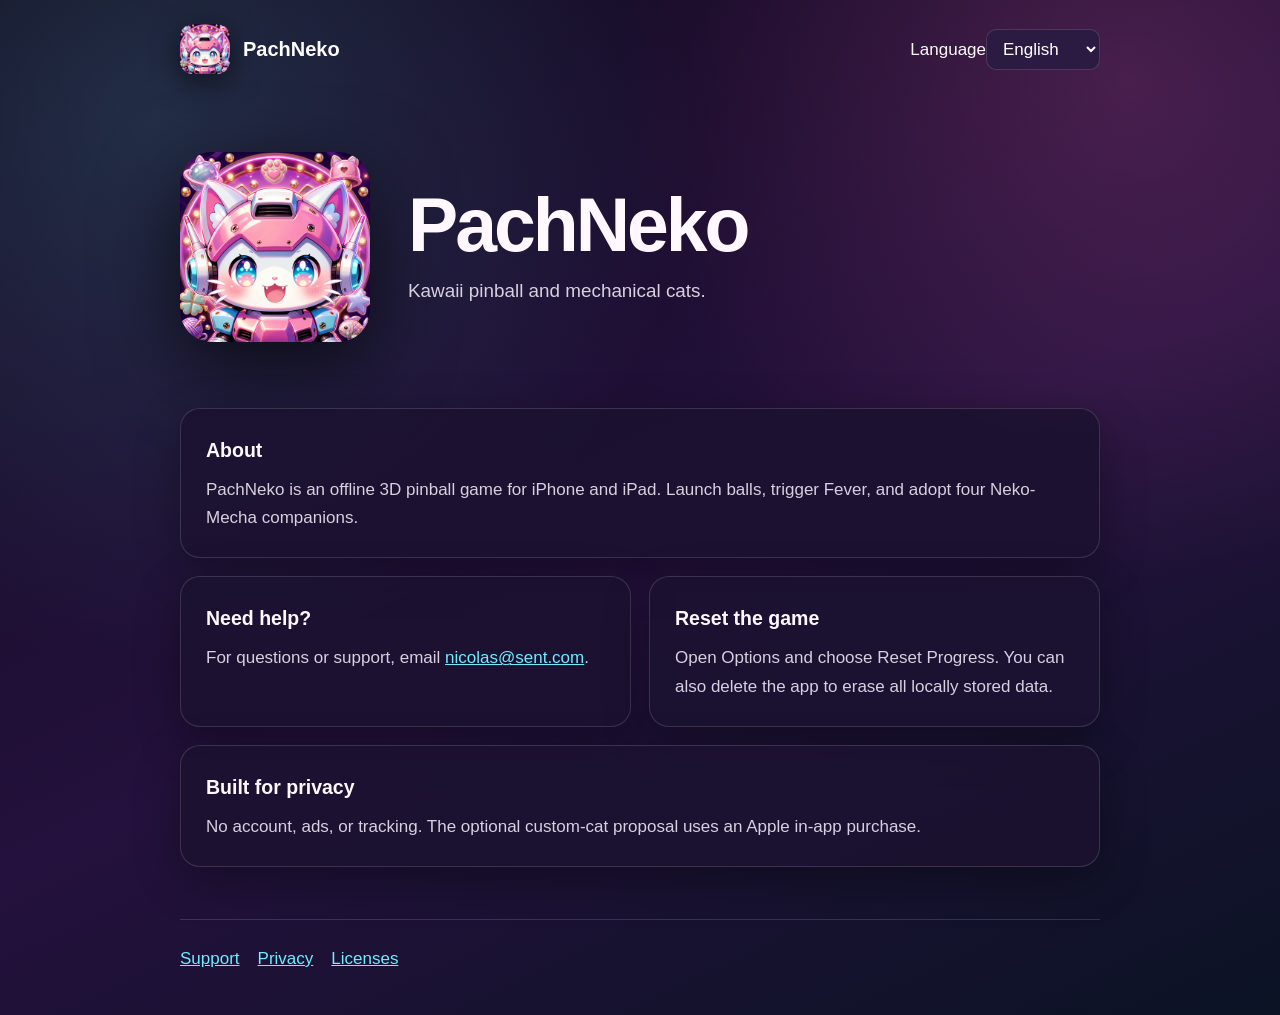
<file: index.html>
<!doctype html>
<html lang="en">
<head>
  <meta charset="utf-8">
  <meta name="viewport" content="width=device-width, initial-scale=1">
  <meta name="description" content="Official support and information for PachNeko on iPhone and iPad.">
  <title>PachNeko — Support</title>
  <link rel="icon" href="icon.png">
  <link rel="stylesheet" href="styles.css">
  <script src="site.js" defer></script>
</head>
<body>
  <div class="shell">
    <header>
      <a class="brand" href="index.html" data-lang-link><img src="icon.png" alt=""><strong>PachNeko</strong></a>
      <label><span class="visually-hidden">Language</span><select id="language" aria-label="Language">
        <option value="fr">Français</option><option value="en">English</option><option value="ja">日本語</option>
        <option value="zh">简体中文</option><option value="es">Español</option><option value="it">Italiano</option><option value="de">Deutsch</option>
      </select></label>
    </header>
    <main>
      <section class="hero"><img src="icon.png" alt="PachNeko"><div><h1>PachNeko</h1><p class="lede" data-i18n="tagline">Kawaii pinball and mechanical cats.</p></div></section>
      <section class="grid">
        <article class="card wide"><h2 data-i18n="aboutTitle">About</h2><p data-i18n="about"></p></article>
        <article class="card"><h2 data-i18n="helpTitle">Need help?</h2><p><span data-i18n="help"></span> <a href="mailto:nicolas@sent.com">nicolas@sent.com</a>.</p></article>
        <article class="card"><h2 data-i18n="resetTitle">Reset the game</h2><p data-i18n="reset"></p></article>
        <article class="card wide"><h2 data-i18n="offlineTitle">Built for privacy</h2><p data-i18n="offline"></p></article>
      </section>
    </main>
    <footer><nav><a href="index.html" data-lang-link data-i18n="support">Support</a><a href="privacy.html" data-lang-link data-i18n="privacy">Privacy</a><a href="licenses.html" data-lang-link data-i18n="licenses">Licenses</a></nav></footer>
  </div>
</body>
</html>
</file>
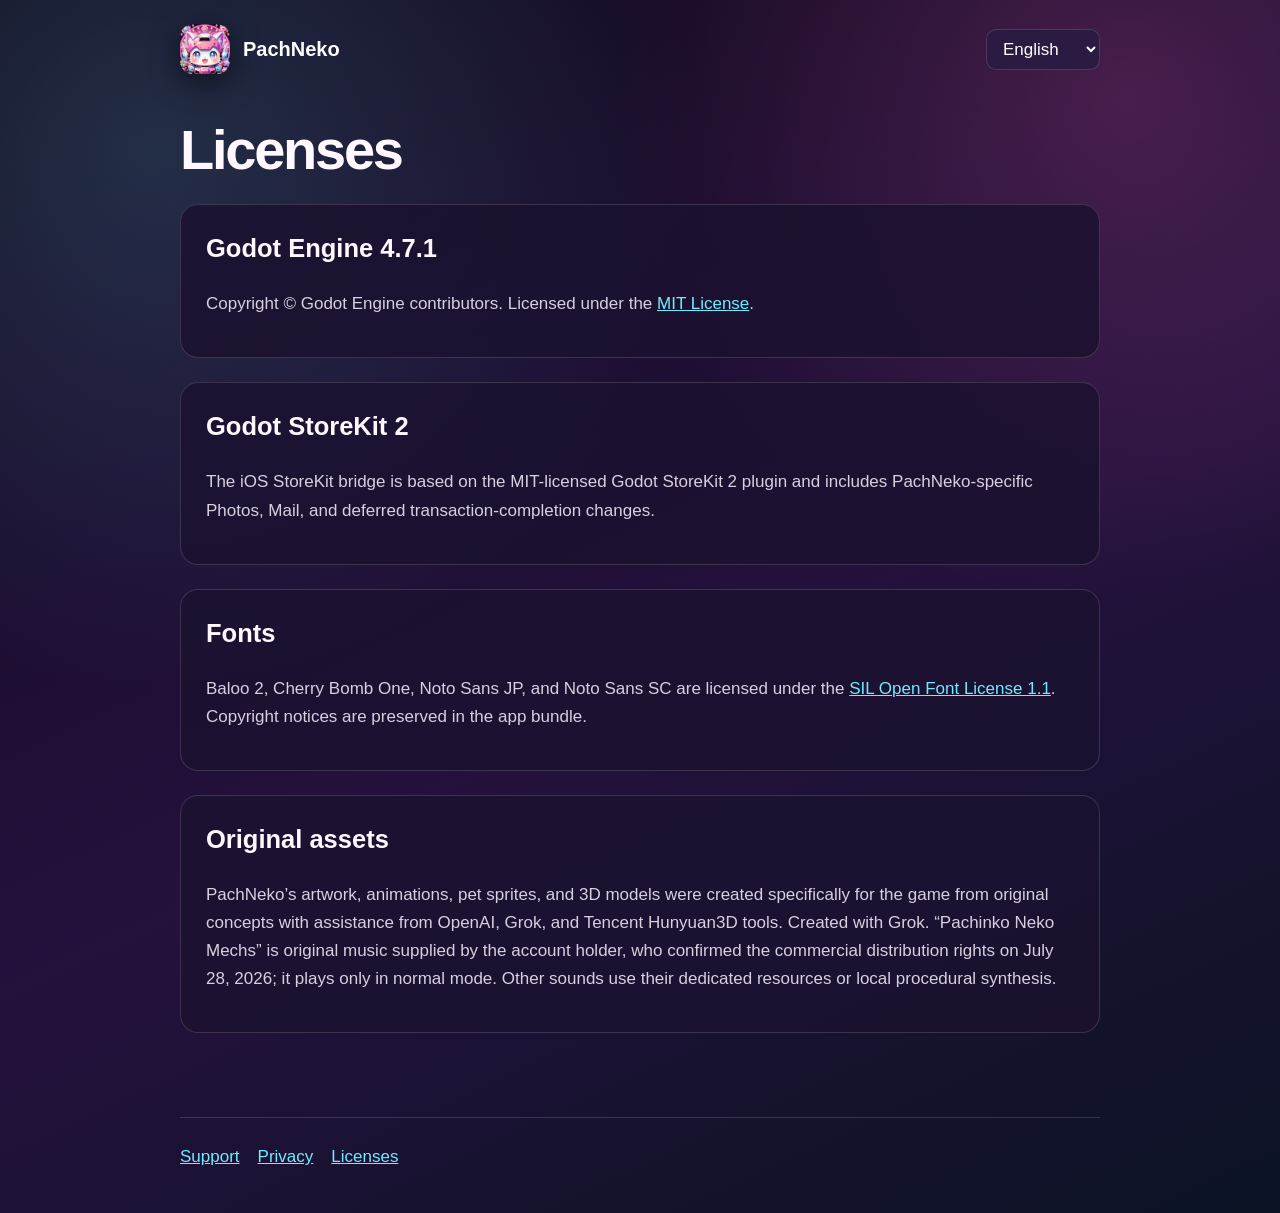
<file: licenses.html>
<!doctype html>
<html lang="en">
<head><meta charset="utf-8"><meta name="viewport" content="width=device-width, initial-scale=1"><title>PachNeko — Licenses</title><link rel="icon" href="icon.png"><link rel="stylesheet" href="styles.css"><script src="site.js" defer></script></head>
<body><div class="shell">
  <header><a class="brand" href="index.html" data-lang-link><img src="icon.png" alt=""><strong>PachNeko</strong></a><select id="language" aria-label="Language"><option value="fr">Français</option><option value="en">English</option><option value="ja">日本語</option><option value="zh">简体中文</option><option value="es">Español</option><option value="it">Italiano</option><option value="de">Deutsch</option></select></header>
  <main class="policy"><h1 data-i18n="licenses">Licenses</h1>
    <section><h2>Godot Engine 4.7.1</h2><p>Copyright © Godot Engine contributors. Licensed under the <a href="https://github.com/godotengine/godot/blob/master/LICENSE.txt">MIT License</a>.</p></section>
    <section><h2>Godot StoreKit 2</h2><p>The iOS StoreKit bridge is based on the MIT-licensed Godot StoreKit 2 plugin and includes PachNeko-specific Photos, Mail, and deferred transaction-completion changes.</p></section>
    <section><h2>Fonts</h2><p>Baloo 2, Cherry Bomb One, Noto Sans JP, and Noto Sans SC are licensed under the <a href="https://openfontlicense.org/">SIL Open Font License 1.1</a>. Copyright notices are preserved in the app bundle.</p></section>
    <section><h2>Original assets</h2><p>PachNeko’s artwork, animations, pet sprites, and 3D models were created specifically for the game from original concepts with assistance from OpenAI, Grok, and Tencent Hunyuan3D tools. Created with Grok. “Pachinko Neko Mechs” is original music supplied by the account holder, who confirmed the commercial distribution rights on July 28, 2026; it plays only in normal mode. Other sounds use their dedicated resources or local procedural synthesis.</p></section>
  </main>
  <footer><nav><a href="index.html" data-lang-link data-i18n="support">Support</a><a href="privacy.html" data-lang-link data-i18n="privacy">Privacy</a><a href="licenses.html" data-lang-link data-i18n="licenses">Licenses</a></nav></footer>
</div></body></html>
</file>
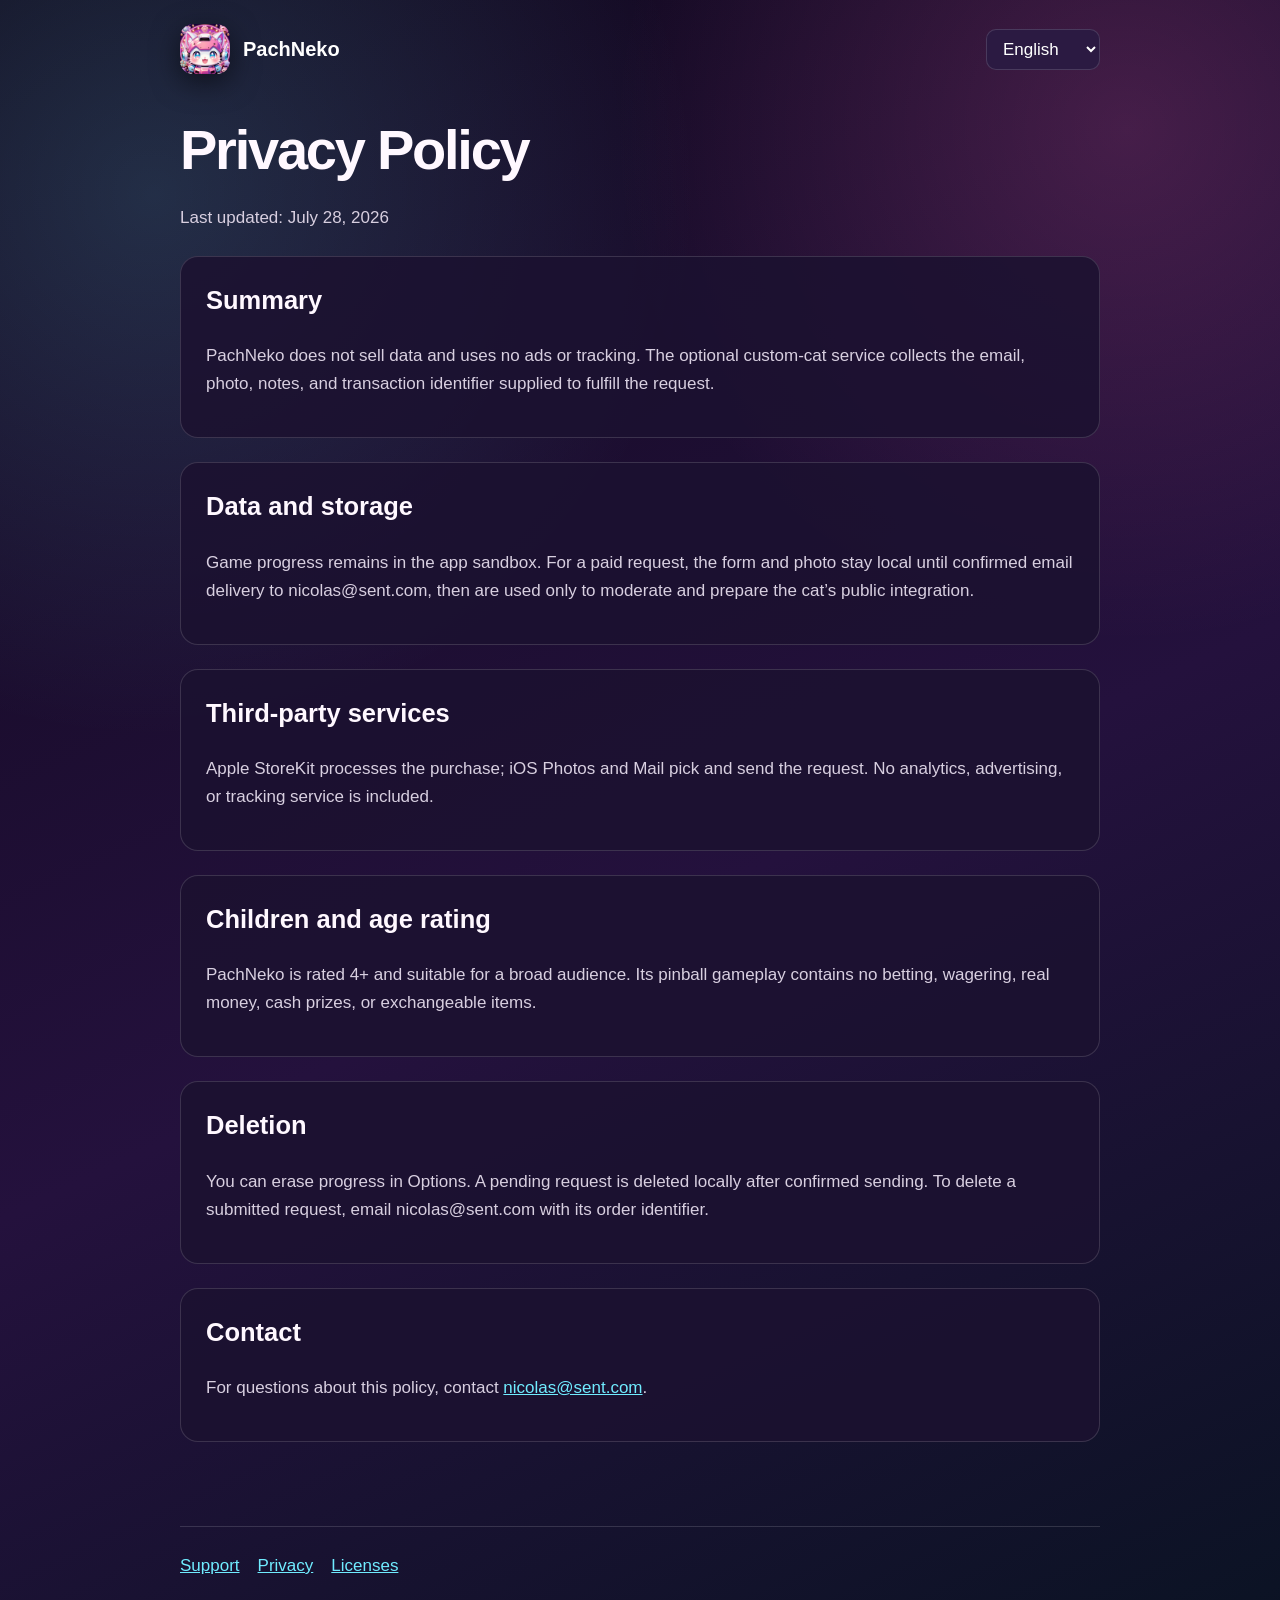
<file: privacy.html>
<!doctype html>
<html lang="en">
<head>
  <meta charset="utf-8"><meta name="viewport" content="width=device-width, initial-scale=1">
  <title>PachNeko — Privacy Policy</title><link rel="icon" href="icon.png"><link rel="stylesheet" href="styles.css"><script src="site.js" defer></script>
</head>
<body><div class="shell">
  <header><a class="brand" href="index.html" data-lang-link><img src="icon.png" alt=""><strong>PachNeko</strong></a><select id="language" aria-label="Language"><option value="fr">Français</option><option value="en">English</option><option value="ja">日本語</option><option value="zh">简体中文</option><option value="es">Español</option><option value="it">Italiano</option><option value="de">Deutsch</option></select></header>
  <main class="policy"><h1 data-i18n="privacyTitle">Privacy Policy</h1><p data-i18n="updated"></p>
    <section><h2 data-i18n="overviewTitle">Summary</h2><p data-i18n="overview"></p></section>
    <section><h2 data-i18n="dataTitle">Data and storage</h2><p data-i18n="data"></p></section>
    <section><h2 data-i18n="thirdTitle">Third-party services</h2><p data-i18n="third"></p></section>
    <section><h2 data-i18n="childrenTitle">Children and age rating</h2><p data-i18n="children"></p></section>
    <section><h2 data-i18n="deleteTitle">Deletion</h2><p data-i18n="delete"></p></section>
    <section><h2 data-i18n="contactTitle">Contact</h2><p><span data-i18n="contact"></span> <a href="mailto:nicolas@sent.com">nicolas@sent.com</a>.</p></section>
  </main>
  <footer><nav><a href="index.html" data-lang-link data-i18n="support">Support</a><a href="privacy.html" data-lang-link data-i18n="privacy">Privacy</a><a href="licenses.html" data-lang-link data-i18n="licenses">Licenses</a></nav></footer>
</div></body></html>
</file>
<file: styles.css>
:root {
  color-scheme: dark;
  --ink: #fff8ff;
  --muted: #d8cfe0;
  --pink: #ff67bd;
  --cyan: #70ecff;
  --panel: rgba(28, 18, 48, 0.88);
  --line: rgba(255, 255, 255, 0.14);
}

* { box-sizing: border-box; }

body {
  margin: 0;
  min-height: 100vh;
  color: var(--ink);
  background:
    radial-gradient(circle at 12% 12%, rgba(112, 236, 255, 0.16), transparent 34rem),
    radial-gradient(circle at 88% 8%, rgba(255, 103, 189, 0.19), transparent 32rem),
    linear-gradient(155deg, #10081d, #24113d 55%, #0b1324);
  font: 17px/1.65 -apple-system, BlinkMacSystemFont, "Segoe UI", sans-serif;
}

a { color: var(--cyan); }
a:hover { color: white; }

.shell { width: min(920px, calc(100% - 36px)); margin: 0 auto; }

header {
  display: flex;
  align-items: center;
  justify-content: space-between;
  gap: 20px;
  padding: 24px 0;
}

.brand { display: flex; align-items: center; gap: 13px; color: white; text-decoration: none; }
.brand img { width: 50px; height: 50px; border-radius: 13px; box-shadow: 0 8px 28px #0008; }
.brand strong { font-size: 1.25rem; }

select {
  color: white;
  background: #2b1a42;
  border: 1px solid var(--line);
  border-radius: 10px;
  padding: 9px 12px;
  font: inherit;
}

.hero {
  display: grid;
  grid-template-columns: 190px 1fr;
  align-items: center;
  gap: 38px;
  padding: 54px 0 42px;
}

.hero > img { width: 100%; border-radius: 32px; box-shadow: 0 24px 80px #000a; }
h1 { margin: 0 0 12px; font-size: clamp(2.4rem, 8vw, 4.7rem); line-height: 1; letter-spacing: -0.04em; }
.lede { margin: 0; color: var(--muted); font-size: 1.18rem; }

.grid { display: grid; grid-template-columns: repeat(2, minmax(0, 1fr)); gap: 18px; margin: 24px 0 52px; }
.card { padding: 25px; background: var(--panel); border: 1px solid var(--line); border-radius: 20px; box-shadow: 0 14px 46px #0005; }
.card h2 { margin: 0 0 10px; font-size: 1.22rem; }
.card p { margin: 0; color: var(--muted); }
.card.wide { grid-column: 1 / -1; }

.policy { padding: 24px 0 60px; }
.policy h1 { font-size: clamp(2.1rem, 6vw, 3.5rem); margin-bottom: 26px; }
.policy section { margin: 24px 0; padding: 22px 25px; background: var(--panel); border: 1px solid var(--line); border-radius: 18px; }
.policy h2 { margin-top: 0; }
.policy p, .policy li { color: var(--muted); }

footer { border-top: 1px solid var(--line); padding: 25px 0 42px; color: var(--muted); }
footer nav { display: flex; flex-wrap: wrap; gap: 18px; }

@media (max-width: 620px) {
  header { align-items: flex-start; }
  .hero { grid-template-columns: 95px 1fr; gap: 18px; padding-top: 34px; }
  .grid { grid-template-columns: 1fr; }
  .card.wide { grid-column: auto; }
}
</file>
